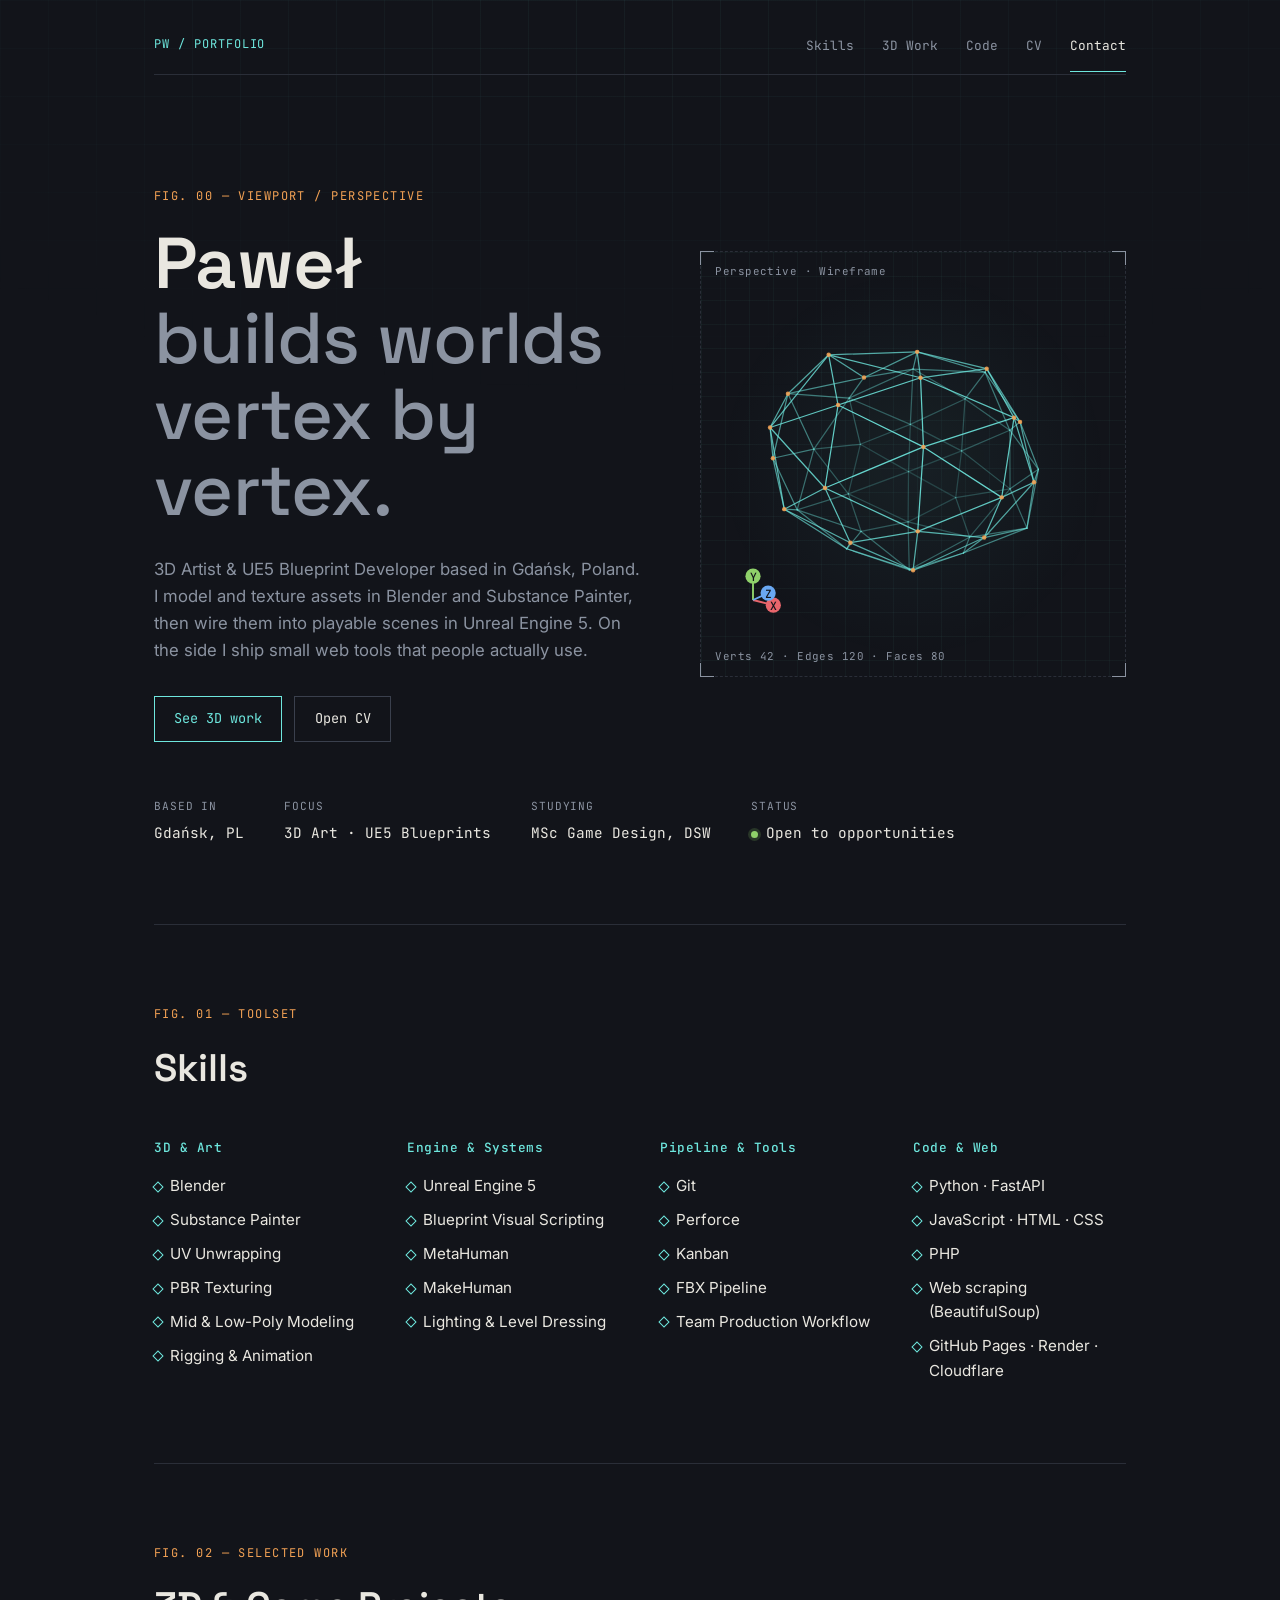
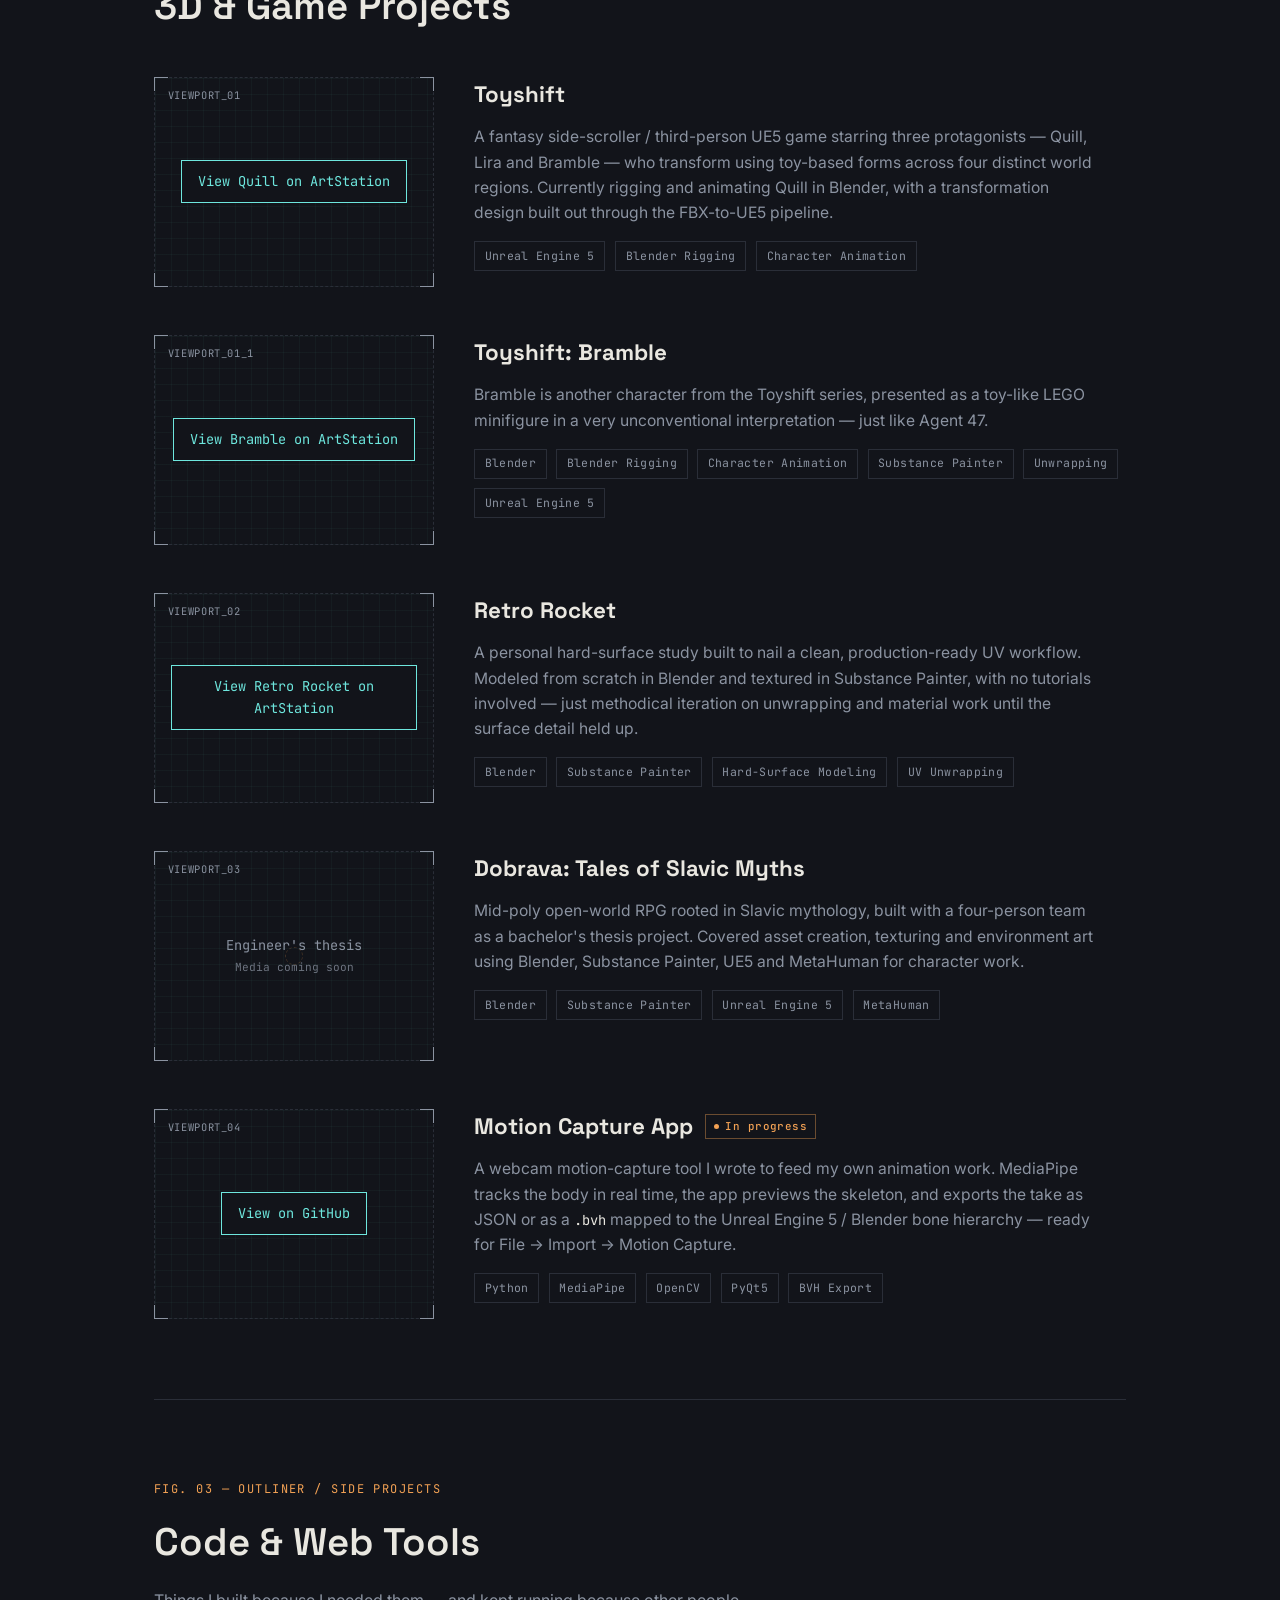
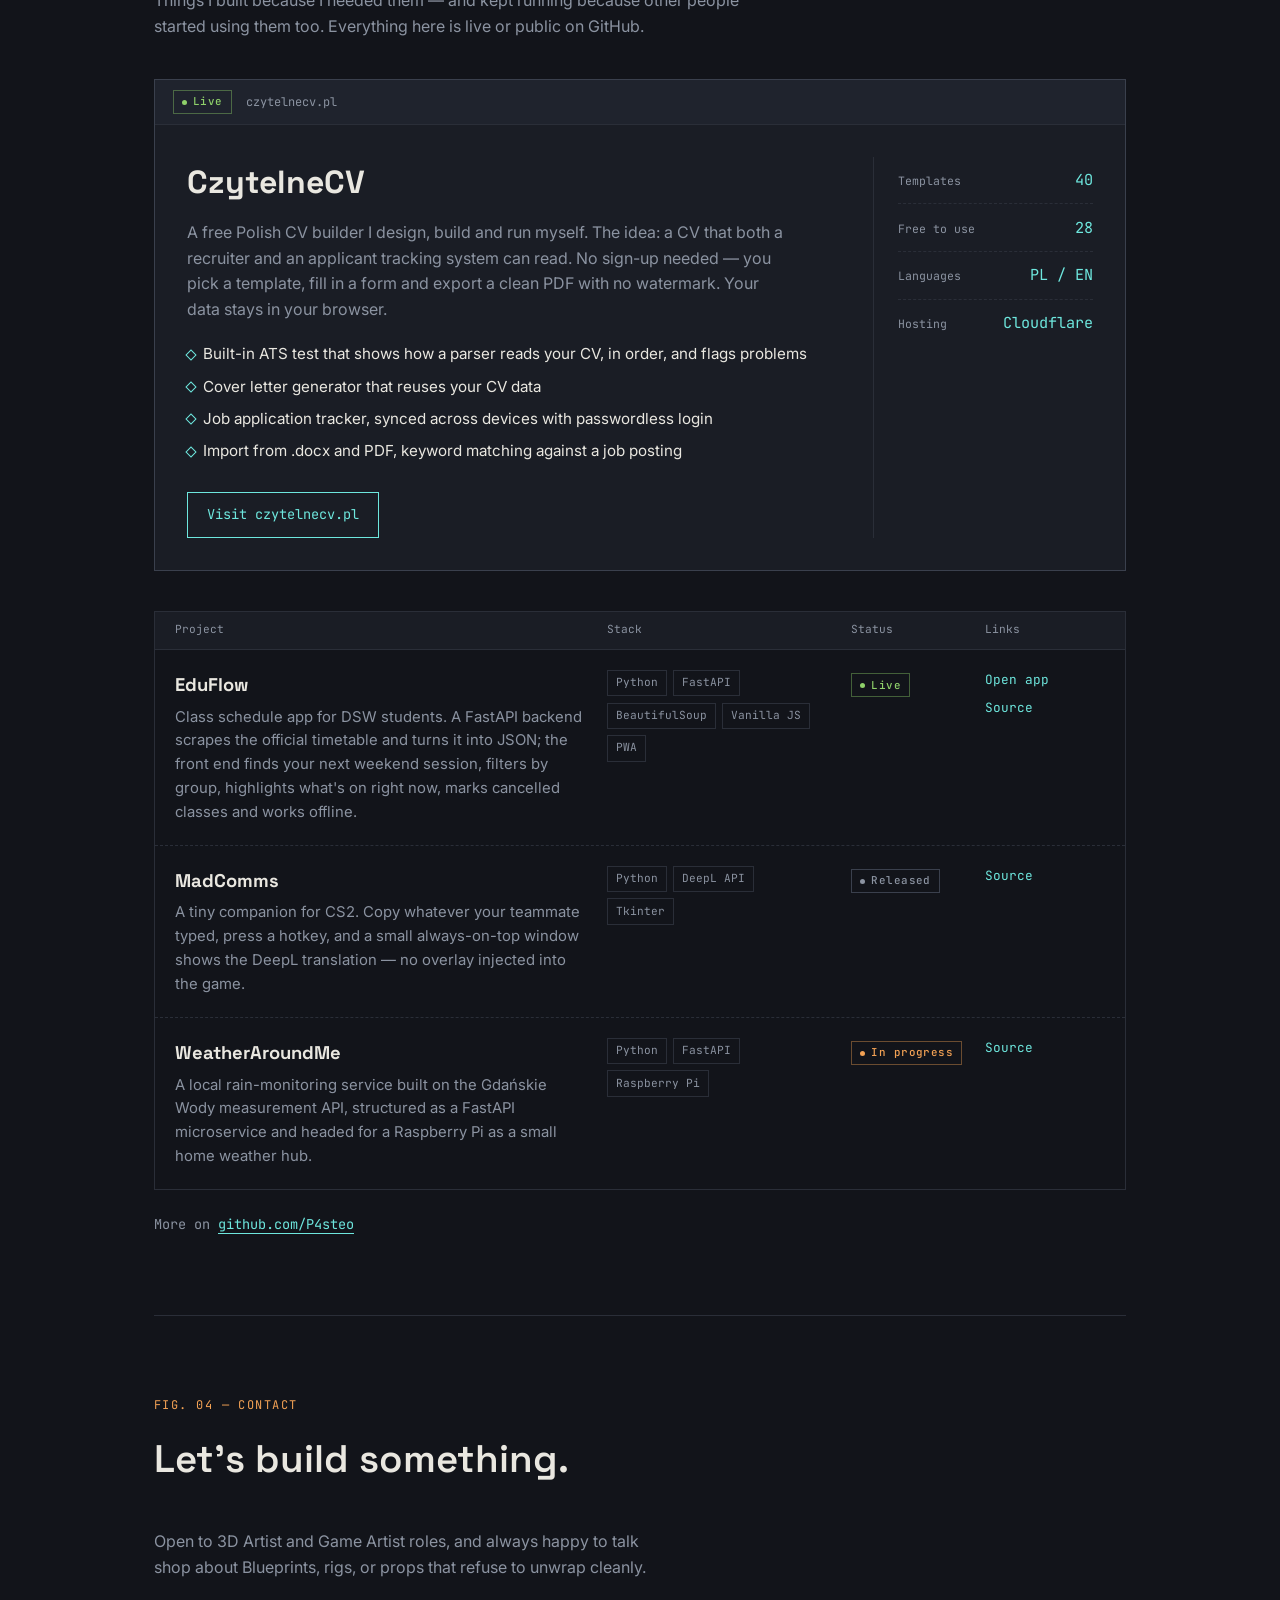
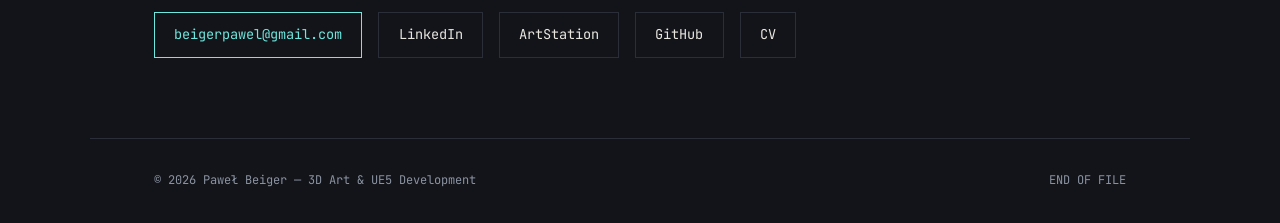
<file: index.html>
<!DOCTYPE html>
<html lang="en">
<head>
<meta charset="UTF-8">
<meta name="viewport" content="width=device-width, initial-scale=1.0">
<title>Paweł Beiger — 3D Artist &amp; UE5 Blueprint Developer</title>
<meta name="description" content="Portfolio of Paweł Beiger — 3D Artist and UE5 Blueprint Developer based in Gdańsk, Poland. Game art, Unreal Engine 5 work and the web tools I build on the side.">
<meta property="og:title" content="Paweł Beiger — 3D Artist &amp; UE5 Blueprint Developer">
<meta property="og:description" content="Game art, Unreal Engine 5 projects and the web tools I build on the side.">
<meta property="og:type" content="website">
<meta name="theme-color" content="#12141a">
<link rel="preconnect" href="https://fonts.googleapis.com">
<link rel="preconnect" href="https://fonts.gstatic.com" crossorigin>
<link href="https://fonts.googleapis.com/css2?family=Space+Grotesk:wght@400;500;600;700&family=Inter:wght@400;500;600&family=JetBrains+Mono:wght@400;500&display=swap" rel="stylesheet">
<link rel="stylesheet" href="style.css">
</head>
<body>

<a class="skip-link" href="#work">Skip to projects</a>
<div class="grid-overlay" aria-hidden="true"></div>

<header class="site-header">
  <nav class="nav" aria-label="Main">
    <a class="nav-mark" href="#top">PW / PORTFOLIO</a>
    <button class="nav-toggle" aria-expanded="false" aria-controls="nav-links">Menu</button>
    <ul class="nav-links" id="nav-links">
      <li><a href="#skills">Skills</a></li>
      <li><a href="#work">3D Work</a></li>
      <li><a href="#code">Code</a></li>
      <li><a href="cv.html">CV</a></li>
      <li><a href="#contact">Contact</a></li>
    </ul>
  </nav>
</header>

<main>

  <!-- HERO -->
  <section class="hero" id="top">
    <div class="hero-text">
      <p class="eyebrow">FIG. 00 — VIEWPORT / PERSPECTIVE</p>
      <h1 class="hero-title">
        Paweł <span class="hero-title-sub">builds worlds<br>vertex by vertex.</span>
      </h1>
      <p class="hero-lede">
        3D Artist &amp; UE5 Blueprint Developer based in Gdańsk, Poland. I model and
        texture assets in Blender and Substance Painter, then wire them into playable
        scenes in Unreal Engine 5. On the side I ship small web tools that people
        actually use.
      </p>
      <div class="hero-actions">
        <a class="btn btn-primary" href="#work">See 3D work</a>
        <a class="btn" href="cv.html">Open CV</a>
      </div>
    </div>

    <figure class="hero-viewport" aria-hidden="true">
      <span class="viewport-corner tl"></span>
      <span class="viewport-corner tr"></span>
      <span class="viewport-corner bl"></span>
      <span class="viewport-corner br"></span>
      <span class="hv-label hv-top">Perspective · Wireframe</span>
      <svg class="mesh" viewBox="-130 -130 260 260" id="mesh"></svg>
      <svg class="gizmo" viewBox="-30 -30 60 60" id="gizmo"></svg>
      <span class="hv-label hv-bottom" id="mesh-stats">Verts 42 · Faces 80 · Tris 80</span>
    </figure>

    <div class="hero-meta">
      <span class="meta-item"><span class="meta-label">Based in</span>Gdańsk, PL</span>
      <span class="meta-item"><span class="meta-label">Focus</span>3D Art · UE5 Blueprints</span>
      <span class="meta-item"><span class="meta-label">Studying</span>MSc Game Design, DSW</span>
      <span class="meta-item"><span class="meta-label">Status</span><span><span class="status-dot"></span>Open to opportunities</span></span>
    </div>
  </section>

  <!-- SKILLS -->
  <section class="skills" id="skills">
    <p class="section-label">FIG. 01 — TOOLSET</p>
    <h2 class="section-title">Skills</h2>

    <div class="skill-groups">
      <div class="skill-group">
        <h3 class="skill-group-title">3D &amp; Art</h3>
        <ul class="skill-tags">
          <li>Blender</li>
          <li>Substance Painter</li>
          <li>UV Unwrapping</li>
          <li>PBR Texturing</li>
          <li>Mid &amp; Low-Poly Modeling</li>
          <li>Rigging &amp; Animation</li>
        </ul>
      </div>
      <div class="skill-group">
        <h3 class="skill-group-title">Engine &amp; Systems</h3>
        <ul class="skill-tags">
          <li>Unreal Engine 5</li>
          <li>Blueprint Visual Scripting</li>
          <li>MetaHuman</li>
          <li>MakeHuman</li>
          <li>Lighting &amp; Level Dressing</li>
        </ul>
      </div>
      <div class="skill-group">
        <h3 class="skill-group-title">Pipeline &amp; Tools</h3>
        <ul class="skill-tags">
          <li>Git</li>
          <li>Perforce</li>
          <li>Kanban</li>
          <li>FBX Pipeline</li>
          <li>Team Production Workflow</li>
        </ul>
      </div>
      <div class="skill-group">
        <h3 class="skill-group-title">Code &amp; Web</h3>
        <ul class="skill-tags">
          <li>Python · FastAPI</li>
          <li>JavaScript · HTML · CSS</li>
          <li>PHP</li>
          <li>Web scraping (BeautifulSoup)</li>
          <li>GitHub Pages · Render · Cloudflare</li>
        </ul>
      </div>
    </div>
  </section>

  <!-- 3D WORK -->
  <section class="work" id="work">
    <p class="section-label">FIG. 02 — SELECTED WORK</p>
    <h2 class="section-title">3D &amp; Game Projects</h2>

    <div class="project-list">

      <article class="project">
        <a class="project-viewport" href="https://www.artstation.com/artwork/WdKYmG" target="_blank" rel="noopener">
          <span class="viewport-corner tl"></span>
          <span class="viewport-corner tr"></span>
          <span class="viewport-corner bl"></span>
          <span class="viewport-corner br"></span>
          <span class="viewport-id">VIEWPORT_01</span>
          <span class="viewport-cross" aria-hidden="true"></span>
          <span class="viewport-link">View Quill on ArtStation</span>
        </a>
        <div class="project-body">
          <h3 class="project-title">Toyshift</h3>
          <p class="project-desc">
            A fantasy side-scroller / third-person UE5 game starring three
            protagonists — Quill, Lira and Bramble — who transform using toy-based
            forms across four distinct world regions. Currently rigging and animating
            Quill in Blender, with a transformation design built out
            through the FBX-to-UE5 pipeline.
          </p>
          <ul class="project-tags">
            <li>Unreal Engine 5</li>
            <li>Blender Rigging</li>
            <li>Character Animation</li>
          </ul>
        </div>
      </article>

      <article class="project">
        <a class="project-viewport" href="https://www.artstation.com/artwork/b0KZkv" target="_blank" rel="noopener">
          <span class="viewport-corner tl"></span>
          <span class="viewport-corner tr"></span>
          <span class="viewport-corner bl"></span>
          <span class="viewport-corner br"></span>
          <span class="viewport-id">VIEWPORT_01_1</span>
          <span class="viewport-cross" aria-hidden="true"></span>
          <span class="viewport-link">View Bramble on ArtStation</span>
        </a>
        <div class="project-body">
          <h3 class="project-title">Toyshift: Bramble</h3>
          <p class="project-desc">
            Bramble is another character from the Toyshift series, presented as a
            toy-like LEGO minifigure in a very unconventional interpretation — just
            like Agent 47.
          </p>
          <ul class="project-tags">
            <li>Blender</li>
            <li>Blender Rigging</li>
            <li>Character Animation</li>
            <li>Substance Painter</li>
            <li>Unwrapping</li>
            <li>Unreal Engine 5</li>
          </ul>
        </div>
      </article>

      <article class="project">
        <a class="project-viewport" href="https://www.artstation.com/artwork/O3qlDg" target="_blank" rel="noopener">
          <span class="viewport-corner tl"></span>
          <span class="viewport-corner tr"></span>
          <span class="viewport-corner bl"></span>
          <span class="viewport-corner br"></span>
          <span class="viewport-id">VIEWPORT_02</span>
          <span class="viewport-cross" aria-hidden="true"></span>
          <span class="viewport-link">View Retro Rocket on ArtStation</span>
        </a>
        <div class="project-body">
          <h3 class="project-title">Retro Rocket</h3>
          <p class="project-desc">
            A personal hard-surface study built to nail a clean, production-ready
            UV workflow. Modeled from scratch in Blender and textured in Substance
            Painter, with no tutorials involved — just methodical iteration on
            unwrapping and material work until the surface detail held up.
          </p>
          <ul class="project-tags">
            <li>Blender</li>
            <li>Substance Painter</li>
            <li>Hard-Surface Modeling</li>
            <li>UV Unwrapping</li>
          </ul>
        </div>
      </article>

      <article class="project">
        <div class="project-viewport is-static">
          <span class="viewport-corner tl"></span>
          <span class="viewport-corner tr"></span>
          <span class="viewport-corner bl"></span>
          <span class="viewport-corner br"></span>
          <span class="viewport-id">VIEWPORT_03</span>
          <span class="viewport-cross" aria-hidden="true"></span>
          <span class="viewport-note">Engineer's thesis<br><small>Media coming soon</small></span>
        </div>
        <div class="project-body">
          <h3 class="project-title">Dobrava: Tales of Slavic Myths</h3>
          <p class="project-desc">
            Mid-poly open-world RPG rooted in Slavic mythology, built with a
            four-person team as a bachelor's thesis project. Covered asset creation,
            texturing and environment art using Blender, Substance Painter, UE5 and
            MetaHuman for character work.
          </p>
          <ul class="project-tags">
            <li>Blender</li>
            <li>Substance Painter</li>
            <li>Unreal Engine 5</li>
            <li>MetaHuman</li>
          </ul>
        </div>
      </article>

      <article class="project">
        <a class="project-viewport" href="https://github.com/P4steo/Motion-Capture-App" target="_blank" rel="noopener">
          <span class="viewport-corner tl"></span>
          <span class="viewport-corner tr"></span>
          <span class="viewport-corner bl"></span>
          <span class="viewport-corner br"></span>
          <span class="viewport-id">VIEWPORT_04</span>
          <span class="viewport-cross" aria-hidden="true"></span>
          <span class="viewport-link">View on GitHub</span>
        </a>
        <div class="project-body">
          <h3 class="project-title">Motion Capture App <span class="badge badge-wip">In progress</span></h3>
          <p class="project-desc">
            A webcam motion-capture tool I wrote to feed my own animation work.
            MediaPipe tracks the body in real time, the app previews the skeleton,
            and exports the take as JSON or as a <code>.bvh</code> mapped to the
            Unreal Engine 5 / Blender bone hierarchy — ready for
            File → Import → Motion Capture.
          </p>
          <ul class="project-tags">
            <li>Python</li>
            <li>MediaPipe</li>
            <li>OpenCV</li>
            <li>PyQt5</li>
            <li>BVH Export</li>
          </ul>
        </div>
      </article>

    </div>
  </section>

  <!-- CODE -->
  <section class="code" id="code">
    <p class="section-label">FIG. 03 — OUTLINER / SIDE PROJECTS</p>
    <h2 class="section-title">Code &amp; Web Tools</h2>
    <p class="section-intro">
      Things I built because I needed them — and kept running because other people
      started using them too. Everything here is live or public on GitHub.
    </p>

    <!-- Featured: CzytelneCV -->
    <article class="feature">
      <div class="feature-head">
        <span class="badge badge-live">Live</span>
        <span class="feature-path">czytelnecv.pl</span>
      </div>
      <div class="feature-grid">
        <div>
          <h3 class="feature-title">CzytelneCV</h3>
          <p class="feature-desc">
            A free Polish CV builder I design, build and run myself. The idea: a CV
            that both a recruiter and an applicant tracking system can read. No sign-up
            needed — you pick a template, fill in a form and export a clean PDF with no
            watermark. Your data stays in your browser.
          </p>
          <ul class="feature-points">
            <li>Built-in ATS test that shows how a parser reads your CV, in order, and flags problems</li>
            <li>Cover letter generator that reuses your CV data</li>
            <li>Job application tracker, synced across devices with passwordless login</li>
            <li>Import from .docx and PDF, keyword matching against a job posting</li>
          </ul>
          <div class="feature-actions">
            <a class="btn btn-primary" href="https://czytelnecv.pl" target="_blank" rel="noopener">Visit czytelnecv.pl</a>
          </div>
        </div>
        <dl class="feature-stats">
          <div><dt>Templates</dt><dd>40</dd></div>
          <div><dt>Free to use</dt><dd>28</dd></div>
          <div><dt>Languages</dt><dd>PL / EN</dd></div>
          <div><dt>Hosting</dt><dd>Cloudflare</dd></div>
        </dl>
      </div>
    </article>

    <!-- Outliner list -->
    <div class="outliner" role="list">
      <div class="outliner-head" aria-hidden="true">
        <span>Project</span><span>Stack</span><span>Status</span><span>Links</span>
      </div>

      <article class="outliner-row" role="listitem">
        <div class="ol-name">
          <h3>EduFlow</h3>
          <p>
            Class schedule app for DSW students. A FastAPI backend scrapes the official
            timetable and turns it into JSON; the front end finds your next weekend
            session, filters by group, highlights what's on right now, marks cancelled
            classes and works offline.
          </p>
        </div>
        <ul class="ol-stack"><li>Python</li><li>FastAPI</li><li>BeautifulSoup</li><li>Vanilla JS</li><li>PWA</li></ul>
        <span class="ol-status"><span class="badge badge-live">Live</span></span>
        <div class="ol-links">
          <a href="https://p4steo.github.io/EduFlow/" target="_blank" rel="noopener">Open app</a>
          <a href="https://github.com/P4steo/EduFlow" target="_blank" rel="noopener">Source</a>
        </div>
      </article>

      <article class="outliner-row" role="listitem">
        <div class="ol-name">
          <h3>MadComms</h3>
          <p>
            A tiny companion for CS2. Copy whatever your teammate typed, press a hotkey,
            and a small always-on-top window shows the DeepL translation — no overlay
            injected into the game.
          </p>
        </div>
        <ul class="ol-stack"><li>Python</li><li>DeepL API</li><li>Tkinter</li></ul>
        <span class="ol-status"><span class="badge">Released</span></span>
        <div class="ol-links">
          <a href="https://github.com/P4steo/MadComms" target="_blank" rel="noopener">Source</a>
        </div>
      </article>

      <article class="outliner-row" role="listitem">
        <div class="ol-name">
          <h3>WeatherAroundMe</h3>
          <p>
            A local rain-monitoring service built on the Gdańskie Wody measurement
            API, structured as a FastAPI microservice and headed for a Raspberry Pi
            as a small home weather hub.
          </p>
        </div>
        <ul class="ol-stack"><li>Python</li><li>FastAPI</li><li>Raspberry Pi</li></ul>
        <span class="ol-status"><span class="badge badge-wip">In progress</span></span>
        <div class="ol-links">
          <a href="https://github.com/P4steo/WeatherAroundMe" target="_blank" rel="noopener">Source</a>
        </div>
      </article>
    </div>

    <p class="code-more">More on <a href="https://github.com/P4steo" target="_blank" rel="noopener">github.com/P4steo</a></p>
  </section>

  <!-- CONTACT -->
  <section class="contact" id="contact">
    <p class="section-label">FIG. 04 — CONTACT</p>
    <h2 class="section-title">Let's build something.</h2>
    <p class="contact-lede">
      Open to 3D Artist and Game Artist roles, and always happy to talk shop about
      Blueprints, rigs, or props that refuse to unwrap cleanly.
    </p>
    <div class="contact-links">
      <a href="mailto:beigerpawel@gmail.com" class="contact-link contact-link-primary">beigerpawel@gmail.com</a>
      <a href="https://linkedin.com/in/pawelbeiger" class="contact-link" target="_blank" rel="noopener">LinkedIn</a>
      <a href="https://www.artstation.com/actorn" class="contact-link" target="_blank" rel="noopener">ArtStation</a>
      <a href="https://github.com/P4steo" class="contact-link" target="_blank" rel="noopener">GitHub</a>
      <a href="cv.html" class="contact-link">CV</a>
    </div>
  </section>

</main>

<footer class="site-footer">
  <span>© <span id="year"></span> Paweł Beiger — 3D Art &amp; UE5 Development</span>
  <span class="footer-mark">END OF FILE</span>
</footer>

<script src="script.js"></script>
</body>
</html>
</file>
<file: style.css>
/* ============================================
   TOKENS
   ============================================ */
:root{
  --bg: #12141a;
  --bg-panel: #1a1d25;
  --bg-panel-2: #1f232d;
  --ink: #e9e7e0;
  --ink-dim: #8b93a1;
  --line: #2a2e38;
  --line-strong: #3a404d;
  --cyan: #6ee7de;
  --amber: #f2a154;
  --axis-x: #e8656b;
  --axis-y: #8fd16a;
  --axis-z: #6aa8f2;

  --font-display: 'Space Grotesk', sans-serif;
  --font-body: 'Inter', sans-serif;
  --font-mono: 'JetBrains Mono', monospace;

  --gutter: clamp(1rem, 5vw, 4rem);
  --max-w: 1100px;
}

*{ box-sizing: border-box; }

html{ scroll-behavior: smooth; scroll-padding-top: 1.5rem; }

body{
  margin: 0;
  background: var(--bg);
  color: var(--ink);
  font-family: var(--font-body);
  line-height: 1.6;
  -webkit-font-smoothing: antialiased;
  overflow-x: hidden;
}

a{ color: inherit; text-decoration: none; }

ul{ list-style: none; margin: 0; padding: 0; }

h1, h2, h3{ font-family: var(--font-display); margin: 0; }

code{
  font-family: var(--font-mono);
  font-size: 0.88em;
  color: var(--ink);
}

::selection{ background: var(--cyan); color: var(--bg); }

.skip-link{
  position: absolute;
  left: 1rem;
  top: -3rem;
  z-index: 10;
  background: var(--cyan);
  color: var(--bg);
  padding: 0.5rem 0.9rem;
  font-family: var(--font-mono);
  font-size: 0.8rem;
}
.skip-link:focus{ top: 1rem; }

/* ============================================
   BLUEPRINT GRID BACKGROUND (signature element)
   ============================================ */
.grid-overlay{
  position: fixed;
  inset: 0;
  pointer-events: none;
  z-index: 0;
  background-image:
    linear-gradient(rgba(110,231,222,0.05) 1px, transparent 1px),
    linear-gradient(90deg, rgba(110,231,222,0.05) 1px, transparent 1px);
  background-size: 48px 48px;
  mask-image: radial-gradient(ellipse 100% 60% at 50% 0%, black 0%, transparent 75%);
}

/* ============================================
   LAYOUT SHELL
   ============================================ */
main, header, footer{
  position: relative;
  z-index: 1;
  max-width: var(--max-w);
  margin: 0 auto;
  padding-left: var(--gutter);
  padding-right: var(--gutter);
}

/* ============================================
   HEADER / NAV
   ============================================ */
.site-header{
  padding-top: 2rem;
  padding-bottom: 1rem;
}

.nav{
  display: flex;
  align-items: center;
  justify-content: space-between;
  border-bottom: 1px solid var(--line);
  padding-bottom: 1rem;
  position: relative;
}

.nav-mark{
  font-family: var(--font-mono);
  font-size: 0.75rem;
  letter-spacing: 0.08em;
  color: var(--cyan);
}

.nav-links{
  display: flex;
  gap: 1.75rem;
}

.nav-links a{
  font-family: var(--font-mono);
  font-size: 0.8rem;
  color: var(--ink-dim);
  transition: color 0.2s ease;
  position: relative;
}

.nav-links a:hover,
.nav-links a.is-active{ color: var(--ink); }

.nav-links a.is-active::after{
  content: "";
  position: absolute;
  left: 0; right: 0; bottom: -1.1rem;
  height: 1px;
  background: var(--cyan);
}

.nav-toggle{
  display: none;
  background: none;
  border: 1px solid var(--line-strong);
  color: var(--ink);
  font-family: var(--font-mono);
  font-size: 0.75rem;
  padding: 0.4rem 0.75rem;
  cursor: pointer;
}

@media (max-width: 640px){
  .nav-toggle{ display: inline-block; }
  .nav-links{
    display: none;
    position: absolute;
    top: calc(100% + 0.5rem);
    right: 0;
    flex-direction: column;
    gap: 0;
    background: var(--bg-panel);
    border: 1px solid var(--line-strong);
    min-width: 180px;
    z-index: 5;
  }
  .nav-links.is-open{ display: flex; }
  .nav-links a{ display: block; padding: 0.75rem 1rem; }
  .nav-links a.is-active::after{ display: none; }
}

/* ============================================
   BUTTONS
   ============================================ */
.btn{
  display: inline-block;
  font-family: var(--font-mono);
  font-size: 0.85rem;
  padding: 0.7rem 1.2rem;
  border: 1px solid var(--line-strong);
  color: var(--ink);
  transition: border-color 0.2s ease, color 0.2s ease, background-color 0.2s ease;
}
.btn:hover{ border-color: var(--cyan); color: var(--cyan); }

.btn-primary{
  border-color: var(--cyan);
  color: var(--cyan);
}
.btn-primary:hover{ background: var(--cyan); color: var(--bg); }

/* ============================================
   HERO
   ============================================ */
.hero{
  display: grid;
  grid-template-columns: minmax(0, 1.15fr) minmax(0, 1fr);
  gap: 2.5rem 3.5rem;
  align-items: center;
  padding-top: clamp(3rem, 9vw, 6rem);
  padding-bottom: clamp(3rem, 8vw, 5rem);
  border-bottom: 1px solid var(--line);
}

.eyebrow{
  font-family: var(--font-mono);
  font-size: 0.75rem;
  letter-spacing: 0.12em;
  color: var(--amber);
  margin: 0 0 1.25rem;
}

.hero-title{
  font-size: clamp(2.4rem, 7vw, 4.5rem);
  font-weight: 600;
  line-height: 1.05;
  letter-spacing: -0.01em;
}

.hero-title-sub{
  display: block;
  color: var(--ink-dim);
  font-weight: 500;
}

.hero-lede{
  max-width: 48ch;
  margin-top: 1.75rem;
  color: var(--ink-dim);
  font-size: 1.05rem;
}

.hero-actions{
  display: flex;
  flex-wrap: wrap;
  gap: 0.75rem;
  margin-top: 2rem;
}

/* the hero's live wireframe viewport */
.hero-viewport{
  position: relative;
  margin: 0;
  aspect-ratio: 1 / 1;
  border: 1px dashed var(--line);
  background:
    radial-gradient(circle at 50% 50%, rgba(110,231,222,0.06), transparent 65%),
    linear-gradient(rgba(110,231,222,0.04) 1px, transparent 1px),
    linear-gradient(90deg, rgba(110,231,222,0.04) 1px, transparent 1px);
  background-size: auto, 24px 24px, 24px 24px;
}

.mesh{
  position: absolute;
  inset: 8%;
  width: 84%;
  height: 84%;
  overflow: visible;
}

.mesh line{
  stroke: var(--cyan);
  stroke-width: 0.9;
  stroke-linecap: round;
}

.mesh circle{ fill: var(--amber); }

.gizmo{
  position: absolute;
  left: 0.9rem;
  bottom: 2.4rem;
  width: 76px;
  height: 76px;
  overflow: visible;
}
.gizmo text{
  font-family: var(--font-mono);
  font-size: 9px;
  text-anchor: middle;
  dominant-baseline: central;
  fill: var(--bg);
  font-weight: 500;
}

.hv-label{
  position: absolute;
  left: 0.9rem;
  font-family: var(--font-mono);
  font-size: 0.68rem;
  letter-spacing: 0.04em;
  color: var(--ink-dim);
}
.hv-top{ top: 0.7rem; }
.hv-bottom{ bottom: 0.7rem; }

.hero-meta{
  grid-column: 1 / -1;
  display: flex;
  flex-wrap: wrap;
  gap: 1.5rem 2.5rem;
  padding-top: 1rem;
}

.meta-item{
  font-family: var(--font-mono);
  font-size: 0.9rem;
  display: flex;
  flex-direction: column;
  gap: 0.35rem;
}

.meta-label{
  font-size: 0.7rem;
  letter-spacing: 0.08em;
  color: var(--ink-dim);
  text-transform: uppercase;
}

.status-dot{
  display: inline-block;
  width: 7px;
  height: 7px;
  border-radius: 50%;
  background: var(--axis-y);
  margin-right: 0.5rem;
  vertical-align: middle;
  box-shadow: 0 0 0 3px rgba(143,209,106,0.18);
}

@media (max-width: 820px){
  .hero{ grid-template-columns: 1fr; }
  .hero-viewport{ max-width: 380px; width: 100%; }
}

/* ============================================
   SECTION LABELS (shared)
   ============================================ */
.section-label{
  font-family: var(--font-mono);
  font-size: 0.75rem;
  letter-spacing: 0.12em;
  color: var(--amber);
  margin: 0 0 0.75rem;
}

.section-title{
  font-size: clamp(1.8rem, 4vw, 2.4rem);
  font-weight: 600;
  margin-bottom: 2.5rem;
}

.section-intro{
  max-width: 60ch;
  color: var(--ink-dim);
  margin: -1.5rem 0 2.5rem;
}

/* ============================================
   SKILLS
   ============================================ */
.skills{
  padding-top: clamp(3rem, 8vw, 5rem);
  padding-bottom: clamp(3rem, 8vw, 5rem);
  border-bottom: 1px solid var(--line);
}

.skill-groups{
  display: grid;
  grid-template-columns: repeat(auto-fit, minmax(200px, 1fr));
  gap: 2.5rem;
}

.skill-group-title{
  font-family: var(--font-mono);
  font-size: 0.8rem;
  color: var(--cyan);
  letter-spacing: 0.04em;
  margin-bottom: 1rem;
  font-weight: 500;
}

.skill-tags{
  display: flex;
  flex-direction: column;
  gap: 0.6rem;
}

.skill-tags li{
  font-size: 0.95rem;
  padding-left: 1rem;
  position: relative;
  color: var(--ink);
}

.skill-tags li::before{
  content: "";
  position: absolute;
  left: 0;
  top: 0.55em;
  width: 6px;
  height: 6px;
  border: 1px solid var(--cyan);
  transform: rotate(45deg);
}

/* ============================================
   WORK / PROJECTS
   ============================================ */
.work{
  padding-top: clamp(3rem, 8vw, 5rem);
  padding-bottom: clamp(3rem, 8vw, 5rem);
  border-bottom: 1px solid var(--line);
}

.project-list{
  display: flex;
  flex-direction: column;
  gap: 3rem;
}

.project{
  display: grid;
  grid-template-columns: 280px 1fr;
  gap: 2.5rem;
  align-items: start;
}

@media (max-width: 720px){
  .project{ grid-template-columns: 1fr; gap: 1.25rem; }
}

/* the "viewport frame" replaces a thumbnail image with a linked technical frame */
.project-viewport{
  position: relative;
  display: flex;
  align-items: center;
  justify-content: center;
  aspect-ratio: 4 / 3;
  border: 1px dashed var(--line);
  background:
    linear-gradient(rgba(110,231,222,0.04) 1px, transparent 1px),
    linear-gradient(90deg, rgba(110,231,222,0.04) 1px, transparent 1px);
  background-size: 16px 16px;
  padding: 1rem;
  transition: border-color 0.2s ease, background-color 0.2s ease;
}

a.project-viewport:hover{
  border-color: var(--cyan);
  background-color: rgba(110,231,222,0.03);
}

.viewport-corner{
  position: absolute;
  width: 14px;
  height: 14px;
  border: 1px solid var(--ink-dim);
  transition: border-color 0.2s ease;
}
.viewport-corner.tl{ top: -1px; left: -1px; border-width: 1px 0 0 1px; }
.viewport-corner.tr{ top: -1px; right: -1px; border-width: 1px 1px 0 0; }
.viewport-corner.bl{ bottom: -1px; left: -1px; border-width: 0 0 1px 1px; }
.viewport-corner.br{ bottom: -1px; right: -1px; border-width: 0 1px 1px 0; }

a.project-viewport:hover .viewport-corner{ border-color: var(--cyan); }

/* faint centre crosshair, like the 3D cursor */
.viewport-cross{
  position: absolute;
  left: 50%;
  top: 50%;
  width: 18px;
  height: 18px;
  margin: -9px 0 0 -9px;
  border: 1px dashed rgba(242,161,84,0.35);
  border-radius: 50%;
  pointer-events: none;
  opacity: 0.6;
}

.viewport-id{
  position: absolute;
  top: 0.6rem;
  left: 0.8rem;
  font-family: var(--font-mono);
  font-size: 0.65rem;
  letter-spacing: 0.06em;
  color: var(--ink-dim);
}

.viewport-link{
  position: relative;
  font-family: var(--font-mono);
  font-size: 0.85rem;
  text-align: center;
  color: var(--cyan);
  padding: 0.6rem 1rem;
  border: 1px solid var(--cyan);
  background: var(--bg);
  transition: background-color 0.2s ease, color 0.2s ease;
}

a.project-viewport:hover .viewport-link{
  background: var(--cyan);
  color: var(--bg);
}

.viewport-note{
  position: relative;
  font-family: var(--font-mono);
  font-size: 0.85rem;
  text-align: center;
  color: var(--ink-dim);
  line-height: 1.5;
}
.viewport-note small{ font-size: 0.7rem; opacity: 0.75; }

.project-title{
  font-size: 1.4rem;
  margin-bottom: 0.75rem;
  display: flex;
  flex-wrap: wrap;
  align-items: center;
  gap: 0.4rem 0.75rem;
}

.project-desc{
  color: var(--ink-dim);
  max-width: 62ch;
  font-size: 0.98rem;
  margin: 0;
}

.project-tags{
  display: flex;
  flex-wrap: wrap;
  gap: 0.6rem;
  margin-top: 1rem;
}

.project-tags li{
  font-family: var(--font-mono);
  font-size: 0.72rem;
  letter-spacing: 0.03em;
  color: var(--ink-dim);
  border: 1px solid var(--line);
  padding: 0.3rem 0.6rem;
}

/* ============================================
   BADGES
   ============================================ */
.badge{
  display: inline-flex;
  align-items: center;
  gap: 0.4rem;
  font-family: var(--font-mono);
  font-size: 0.68rem;
  font-weight: 500;
  letter-spacing: 0.04em;
  color: var(--ink-dim);
  border: 1px solid var(--line-strong);
  padding: 0.15rem 0.5rem;
  white-space: nowrap;
}
.badge::before{
  content: "";
  width: 5px;
  height: 5px;
  border-radius: 50%;
  background: currentColor;
}
.badge-live{ color: var(--axis-y); border-color: rgba(143,209,106,0.4); }
.badge-wip{ color: var(--amber); border-color: rgba(242,161,84,0.4); }

/* ============================================
   CODE / SIDE PROJECTS
   ============================================ */
.code{
  padding-top: clamp(3rem, 8vw, 5rem);
  padding-bottom: clamp(3rem, 8vw, 5rem);
  border-bottom: 1px solid var(--line);
}

/* featured project: a panel styled like an editor's properties window */
.feature{
  border: 1px solid var(--line-strong);
  background: var(--bg-panel);
  margin-bottom: 2.5rem;
}

.feature-head{
  display: flex;
  align-items: center;
  gap: 0.9rem;
  padding: 0.6rem 1.1rem;
  border-bottom: 1px solid var(--line);
  background: var(--bg-panel-2);
}

.feature-path{
  font-family: var(--font-mono);
  font-size: 0.75rem;
  color: var(--ink-dim);
}

.feature-grid{
  display: grid;
  grid-template-columns: minmax(0, 1fr) 220px;
  gap: 2rem;
  padding: clamp(1.25rem, 3vw, 2rem);
}

.feature-title{
  font-size: clamp(1.6rem, 3.5vw, 2rem);
  margin-bottom: 0.75rem;
}

.feature-desc{
  color: var(--ink-dim);
  max-width: 60ch;
  margin: 0 0 1.25rem;
}

.feature-points{
  display: flex;
  flex-direction: column;
  gap: 0.5rem;
  margin-bottom: 1.75rem;
}

.feature-points li{
  position: relative;
  padding-left: 1rem;
  font-size: 0.95rem;
}
.feature-points li::before{
  content: "";
  position: absolute;
  left: 0;
  top: 0.55em;
  width: 6px;
  height: 6px;
  border: 1px solid var(--cyan);
  transform: rotate(45deg);
}

.feature-stats{
  margin: 0;
  display: grid;
  grid-template-columns: 1fr;
  align-content: start;
  border-left: 1px solid var(--line);
  padding-left: 1.5rem;
}
.feature-stats div{
  display: flex;
  justify-content: space-between;
  align-items: baseline;
  gap: 1rem;
  padding: 0.7rem 0;
  border-bottom: 1px dashed var(--line);
}
.feature-stats div:last-child{ border-bottom: 0; }
.feature-stats dt{
  font-family: var(--font-mono);
  font-size: 0.72rem;
  color: var(--ink-dim);
}
.feature-stats dd{
  margin: 0;
  font-family: var(--font-mono);
  font-size: 0.95rem;
  color: var(--cyan);
}

@media (max-width: 760px){
  .feature-grid{ grid-template-columns: 1fr; }
  .feature-stats{
    border-left: 0;
    padding-left: 0;
    border-top: 1px solid var(--line);
    padding-top: 0.5rem;
  }
}

/* outliner: the other side projects as rows, like a scene hierarchy */
.outliner{
  border: 1px solid var(--line);
}

.outliner-head,
.outliner-row{
  display: grid;
  grid-template-columns: minmax(0, 1fr) 220px 110px 120px;
  gap: 1.5rem;
  padding: 1.25rem 1.25rem;
}

.outliner-head{
  padding-top: 0.6rem;
  padding-bottom: 0.6rem;
  border-bottom: 1px solid var(--line);
  background: var(--bg-panel);
  font-family: var(--font-mono);
  font-size: 0.7rem;
  color: var(--ink-dim);
}

.outliner-row + .outliner-row{ border-top: 1px dashed var(--line); }

.outliner-row:hover{ background: rgba(110,231,222,0.025); }

.ol-name h3{
  font-size: 1.15rem;
  margin-bottom: 0.4rem;
}
.ol-name p{
  margin: 0;
  color: var(--ink-dim);
  font-size: 0.93rem;
  max-width: 58ch;
}

.ol-stack{
  display: flex;
  flex-wrap: wrap;
  align-content: start;
  gap: 0.4rem;
}
.ol-stack li{
  font-family: var(--font-mono);
  font-size: 0.7rem;
  color: var(--ink-dim);
  border: 1px solid var(--line);
  padding: 0.2rem 0.5rem;
}

.ol-links{
  display: flex;
  flex-direction: column;
  gap: 0.4rem;
}
.ol-links a{
  font-family: var(--font-mono);
  font-size: 0.8rem;
  color: var(--cyan);
  border-bottom: 1px solid transparent;
  align-self: start;
}
.ol-links a:hover{ border-bottom-color: var(--cyan); }

@media (max-width: 860px){
  .outliner-head{ display: none; }
  .outliner-row{
    grid-template-columns: 1fr auto;
    gap: 0.9rem 1rem;
  }
  .ol-name{ grid-column: 1 / -1; grid-row: 1; }
  .ol-stack{ grid-column: 1 / -1; }
  .ol-status{ grid-column: 1; }
  .ol-links{ grid-column: 2; flex-direction: row; gap: 1rem; }
}

.code-more{
  margin: 1.5rem 0 0;
  font-family: var(--font-mono);
  font-size: 0.85rem;
  color: var(--ink-dim);
}
.code-more a{ color: var(--cyan); border-bottom: 1px solid var(--cyan); }

/* ============================================
   CONTACT
   ============================================ */
.contact{
  padding-top: clamp(3rem, 8vw, 5rem);
  padding-bottom: clamp(3rem, 8vw, 5rem);
}

.contact-lede{
  max-width: 50ch;
  color: var(--ink-dim);
  margin-bottom: 2rem;
}

.contact-links{
  display: flex;
  flex-wrap: wrap;
  gap: 1rem;
}

.contact-link{
  font-family: var(--font-mono);
  font-size: 0.85rem;
  border: 1px solid var(--line);
  padding: 0.7rem 1.2rem;
  transition: border-color 0.2s ease, color 0.2s ease, background-color 0.2s ease;
}

.contact-link:hover{
  border-color: var(--cyan);
  color: var(--cyan);
}

.contact-link-primary{
  border-color: var(--cyan);
  color: var(--cyan);
}
.contact-link-primary:hover{ background: var(--cyan); color: var(--bg); }

/* ============================================
   FOOTER
   ============================================ */
.site-footer{
  display: flex;
  flex-wrap: wrap;
  gap: 0.5rem 1rem;
  justify-content: space-between;
  padding-top: 2rem;
  padding-bottom: 2rem;
  border-top: 1px solid var(--line);
  font-family: var(--font-mono);
  font-size: 0.75rem;
  color: var(--ink-dim);
}

/* ============================================
   ACCESSIBILITY
   ============================================ */
a:focus-visible,
button:focus-visible{
  outline: 2px solid var(--cyan);
  outline-offset: 2px;
}

@media (prefers-reduced-motion: reduce){
  html{ scroll-behavior: auto; }
  *{ transition: none !important; }
}
</file>
